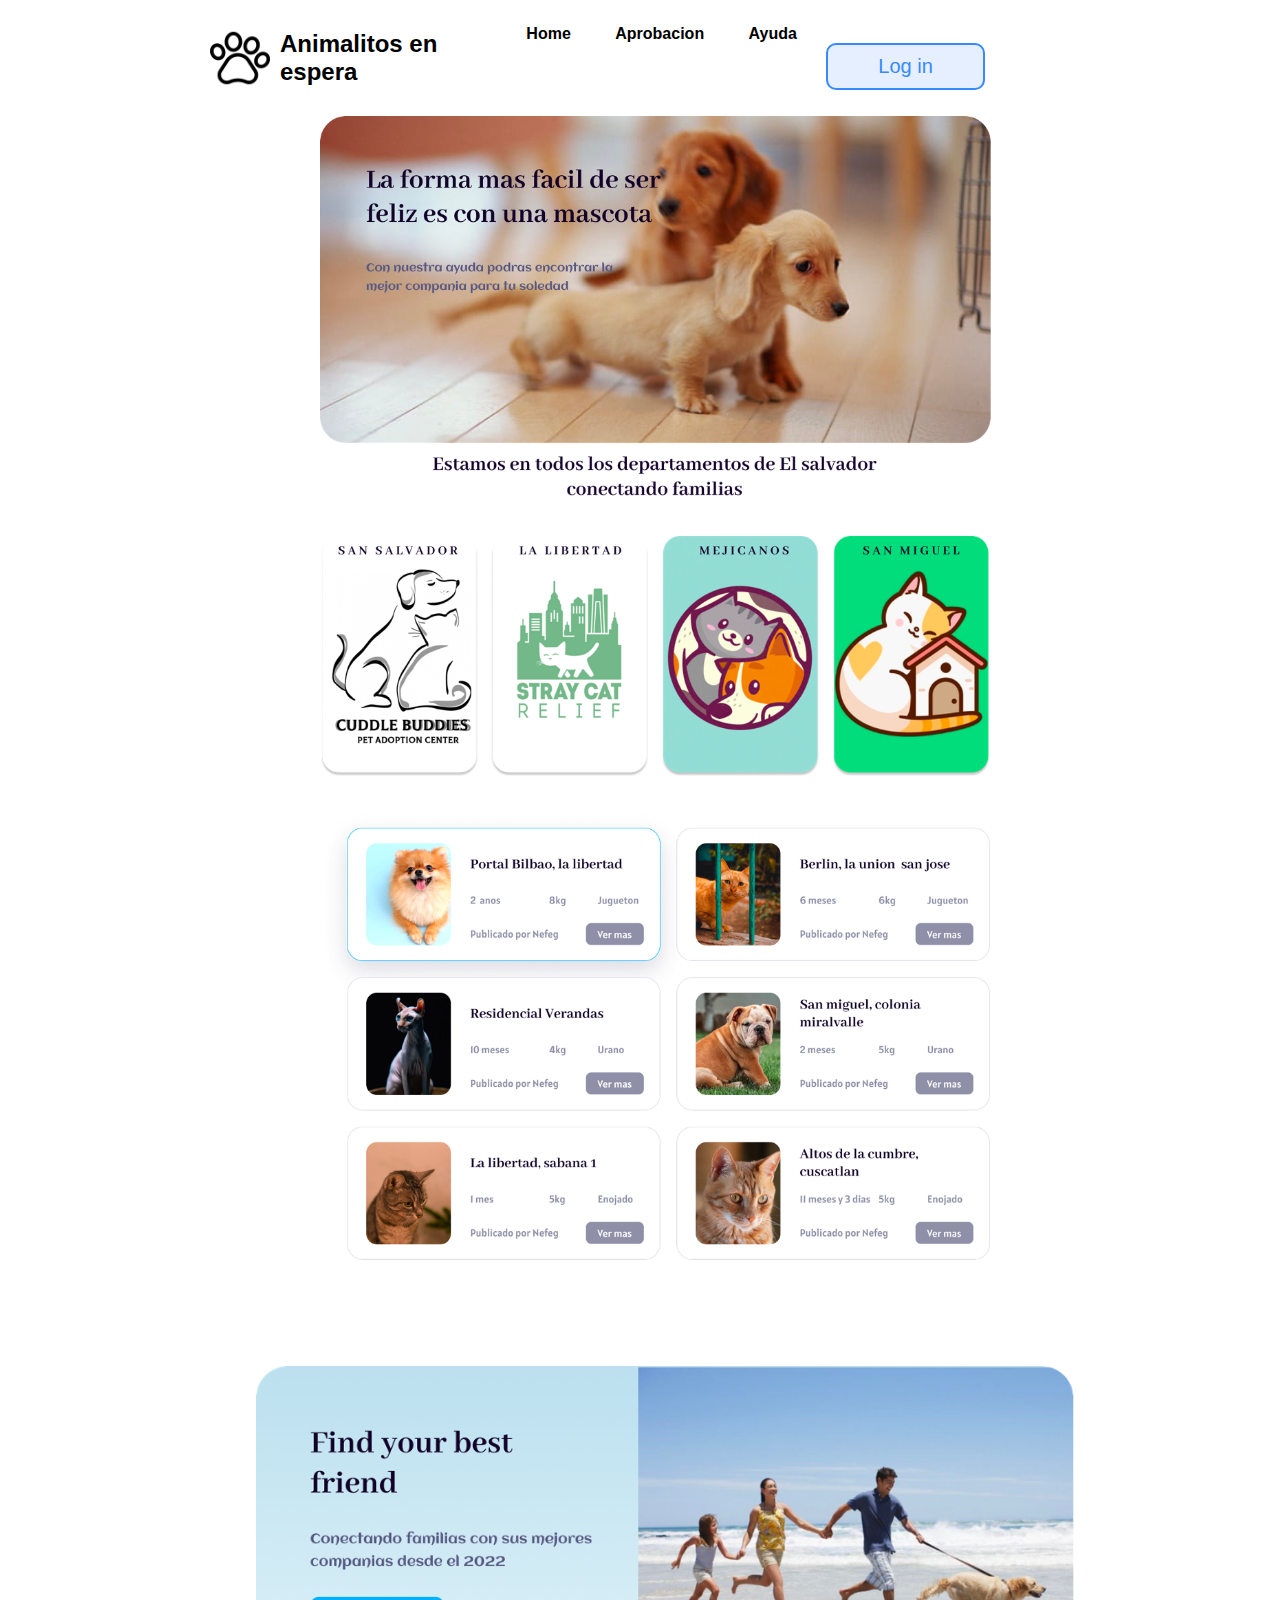
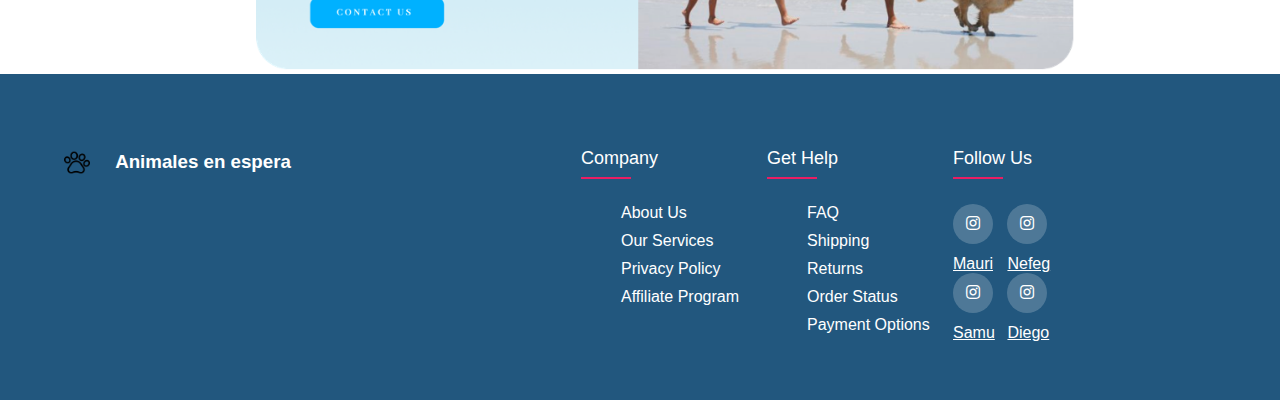
<file: admin.html>
<!DOCTYPE html>
<html lang="en">
<head>
    <meta charset="UTF-8">
    <meta http-equiv="X-UA-Compatible" content="IE=edge">
    <meta name="viewport" content="width=device-width, initial-scale=1.0">
    <link rel="stylesheet" type="text/css" href="https://cdnjs.cloudflare.com/ajax/libs/font-awesome/5.15.1/css/all.min.css">
    <link rel="stylesheet" href="Css/adminstyle.css">
    <title>Admin</title>
</head>
<body>
    <div class="header1">
        <header>
            <div class="logo">
                <img src="Images/logo.png" alt="logo_de_animales">
                <h2 class="nombre-empresa">Animalitos en espera</h2>
            </div>
            <nav>
                <a href="index.html" class="nav-lin">Home</a>
                <a href="aprobacion.html" class="nav-lin">Aprobacion</a>
                <a href="https://chat.whatsapp.com/C6hSQH4LSqPITYXBOEddCY" class="nav-lin">Ayuda</a>
                <a href="sigin.html" >

                    <button href="admin.html" class="btnsignin">Log in</button>      
                </a>   
               </nav>
        </header>
    </div>

    <div class="Enmedio">
        <div class="containerimg">
            <img src="Images/fondapp.png" alt="">
        </div>
    </div>
    <div class="Enmedio2">
        <div class="cardsdiv">            
                <a href="centroadop.html">
                 <img src="Images/animals.png" />
                </a>
        </div>
    </div>
    <div class="Enmedio3">
        <div class="cardsdiv">            
                <a href="dogcard.html">
                 <img src="Images/cards.png" />
                </a>
        </div>
    </div>
    <div class="Enmedio3">
        <div class="cardsdiv1">            
               
                 <img src="Images/running.png" />
        </div>
    </div>

    <footer class="footer">
        <div class="footertopic">
            <img src="Images/logo.png" alt="logito">
            <h3>Animales en espera</h3>
        </div>
        <div class="container2">

            <div class="row6">
                <div class="footer-col">
                    <h4>company</h4>
                    <ul>
                        <li><a href="#">about us</a></li>
                        <li><a href="#">our services</a></li>
                        <li><a href="#">privacy policy</a></li>
                        <li><a href="#">affiliate program</a></li>
                    </ul>
                </div>
                <div class="footer-col">
                    <h4>get help</h4>
                    <ul>
                        <li><a href="#">FAQ</a></li>
                        <li><a href="#">shipping</a></li>
                        <li><a href="#">returns</a></li>
                        <li><a href="#">order status</a></li>
                        <li><a href="#">payment options</a></li>
                    </ul>
                </div>
                <div class="footer-col">
                    <h4>follow us</h4>
                    <div class="social-links">
                        <a href="https://www.instagram.com/maurosales511/" target="_blank"><i class="fab fa-instagram"></i>Mauri</a>
                        <a href="https://instagram.com/kevgatsby?igshid=YmMyMTA2M2Y=" target="_blank"><i class="fab fa-instagram"></i>Nefeg</a>
                        <br>
                        <a href="https://www.instagram.com/samuelrg098/" target="_blank"><i class="fab fa-instagram"></i>Samu</a>
                        <a href="https://instagram.com/diego_fsamour?igshid=YmMyMTA2M2Y=" target="_blank"><i class="fab fa-instagram"></i>Diego</a>
                    </div>
                </div>
            </div>
        </div>
   </footer>
</body>
</html>
</file>
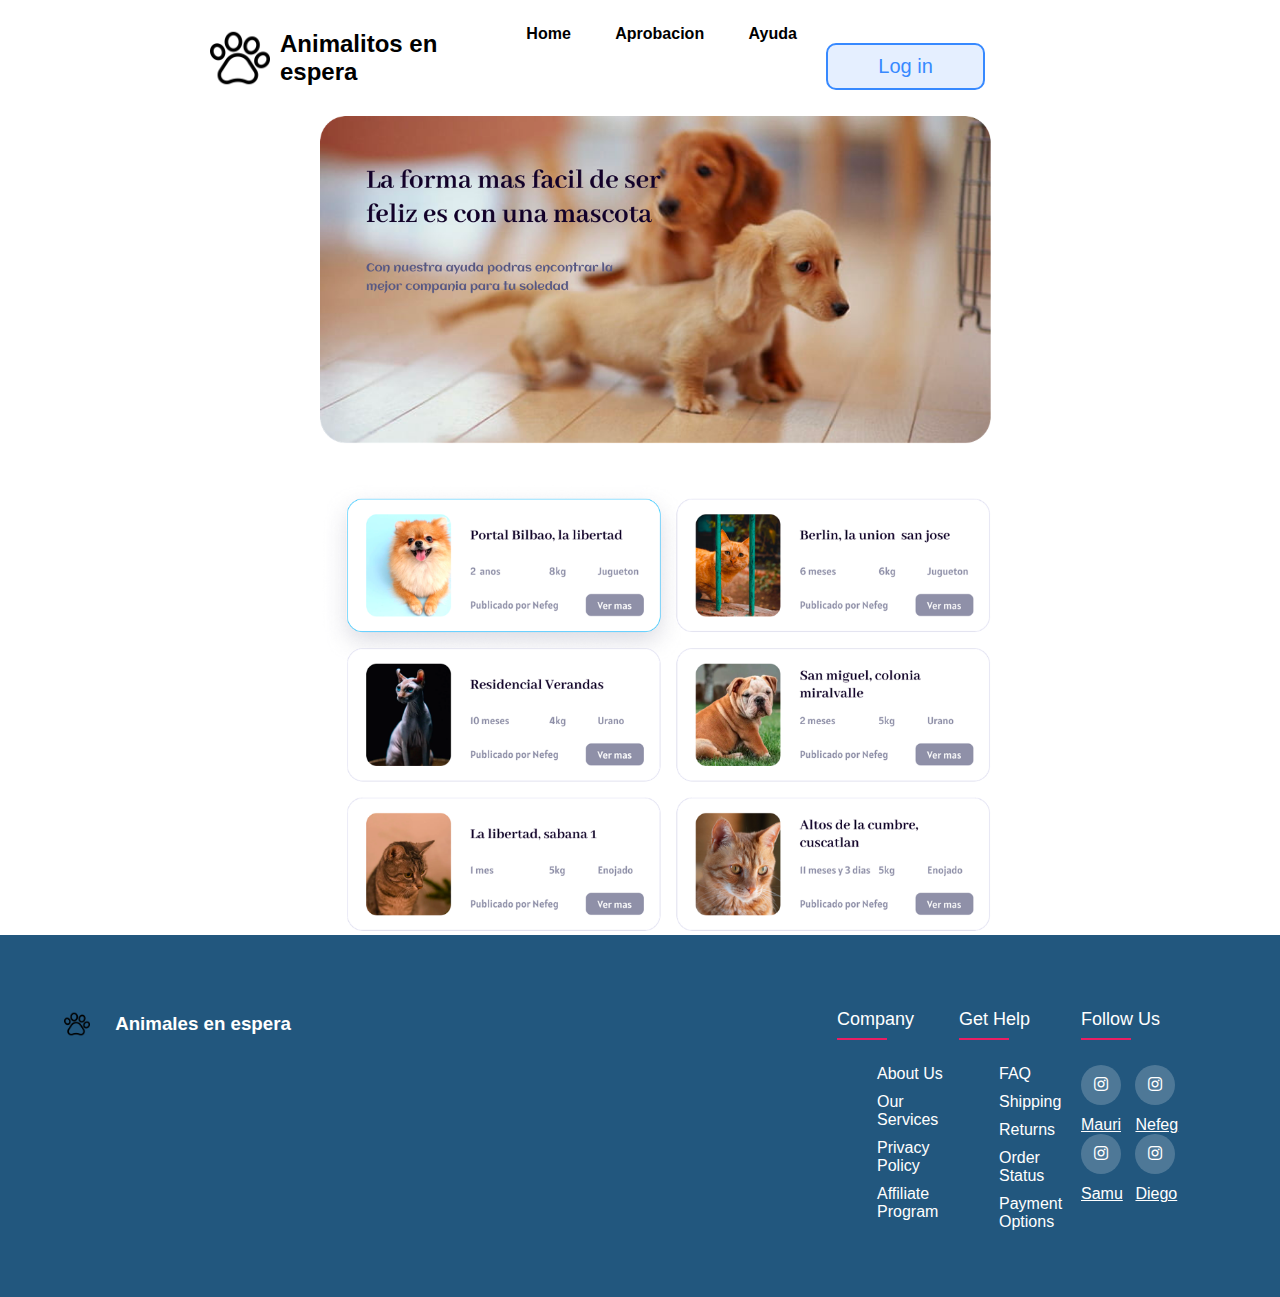
<file: adoption.html>
<!DOCTYPE html>
<html lang="en">
<head>
    <meta charset="UTF-8">
    <meta http-equiv="X-UA-Compatible" content="IE=edge">
    <meta name="viewport" content="width=device-width, initial-scale=1.0">
    <link rel="stylesheet" type="text/css" href="https://cdnjs.cloudflare.com/ajax/libs/font-awesome/5.15.1/css/all.min.css">
    <link rel="stylesheet" href="Css/centroadop.css">
    <title>Centro de adopcion</title>
</head>
<body>
    <div class="header1">
        <header>
            <div class="logo">
                <img src="Images/logo.png" alt="logo_de_animales">
                <h2 class="nombre-empresa">Animalitos en espera</h2>
            </div>
            <nav>
                <a href="index.html" class="nav-lin">Home</a>
                <a href="aprobacion.html" class="nav-lin">Aprobacion</a>
                <a href="https://chat.whatsapp.com/C6hSQH4LSqPITYXBOEddCY" class="nav-lin">Ayuda</a>
                <a href="sigin.html" target="_blank">

                    <button href="admin.html" class="btnsignin">Log in</button>      
                </a>   
               </nav>
        </header>
    </div>

    <div class="Enmedio">
        <div class="containerimg">
            <img src="Images/fondapp.png" alt="">
        </div>
    </div>
    <div class="Enmedio2">
        <div class="containerimg">
            <a href="dogcard.html">
                <img src="Images/cards.png" alt="">
            </a>
        </div>
    </div>
    
    
    <footer class="footer">
        <div class="footertopic">
            <img src="Images/logo.png" alt="logito">
            <h3>Animales en espera</h3>
        </div>
        <div class="container2">

            <div class="row6">
                <div class="footer-col">
                    <h4>company</h4>
                    <ul>
                        <li><a href="#">about us</a></li>
                        <li><a href="#">our services</a></li>
                        <li><a href="#">privacy policy</a></li>
                        <li><a href="#">affiliate program</a></li>
                    </ul>
                </div>
                <div class="footer-col">
                    <h4>get help</h4>
                    <ul>
                        <li><a href="#">FAQ</a></li>
                        <li><a href="#">shipping</a></li>
                        <li><a href="#">returns</a></li>
                        <li><a href="#">order status</a></li>
                        <li><a href="#">payment options</a></li>
                    </ul>
                </div>
                <div class="footer-col">
                    <h4>follow us</h4>
                    <div class="social-links">
                        <div class="social-links">
                            <a href="https://www.instagram.com/maurosales511/" target="_blank"><i class="fab fa-instagram"></i>Mauri</a>
                            <a href="https://instagram.com/kevgatsby?igshid=YmMyMTA2M2Y=" target="_blank"><i class="fab fa-instagram"></i>Nefeg</a>
                            <br>
                            <a href="https://www.instagram.com/samuelrg098/" target="_blank"><i class="fab fa-instagram"></i>Samu</a>
                            <a href="https://instagram.com/diego_fsamour?igshid=YmMyMTA2M2Y=" target="_blank"><i class="fab fa-instagram"></i>Diego</a>
                        </div>
                    </div>
                </div>
            </div>
        </div>
   </footer>
</body>
</html>
</file>
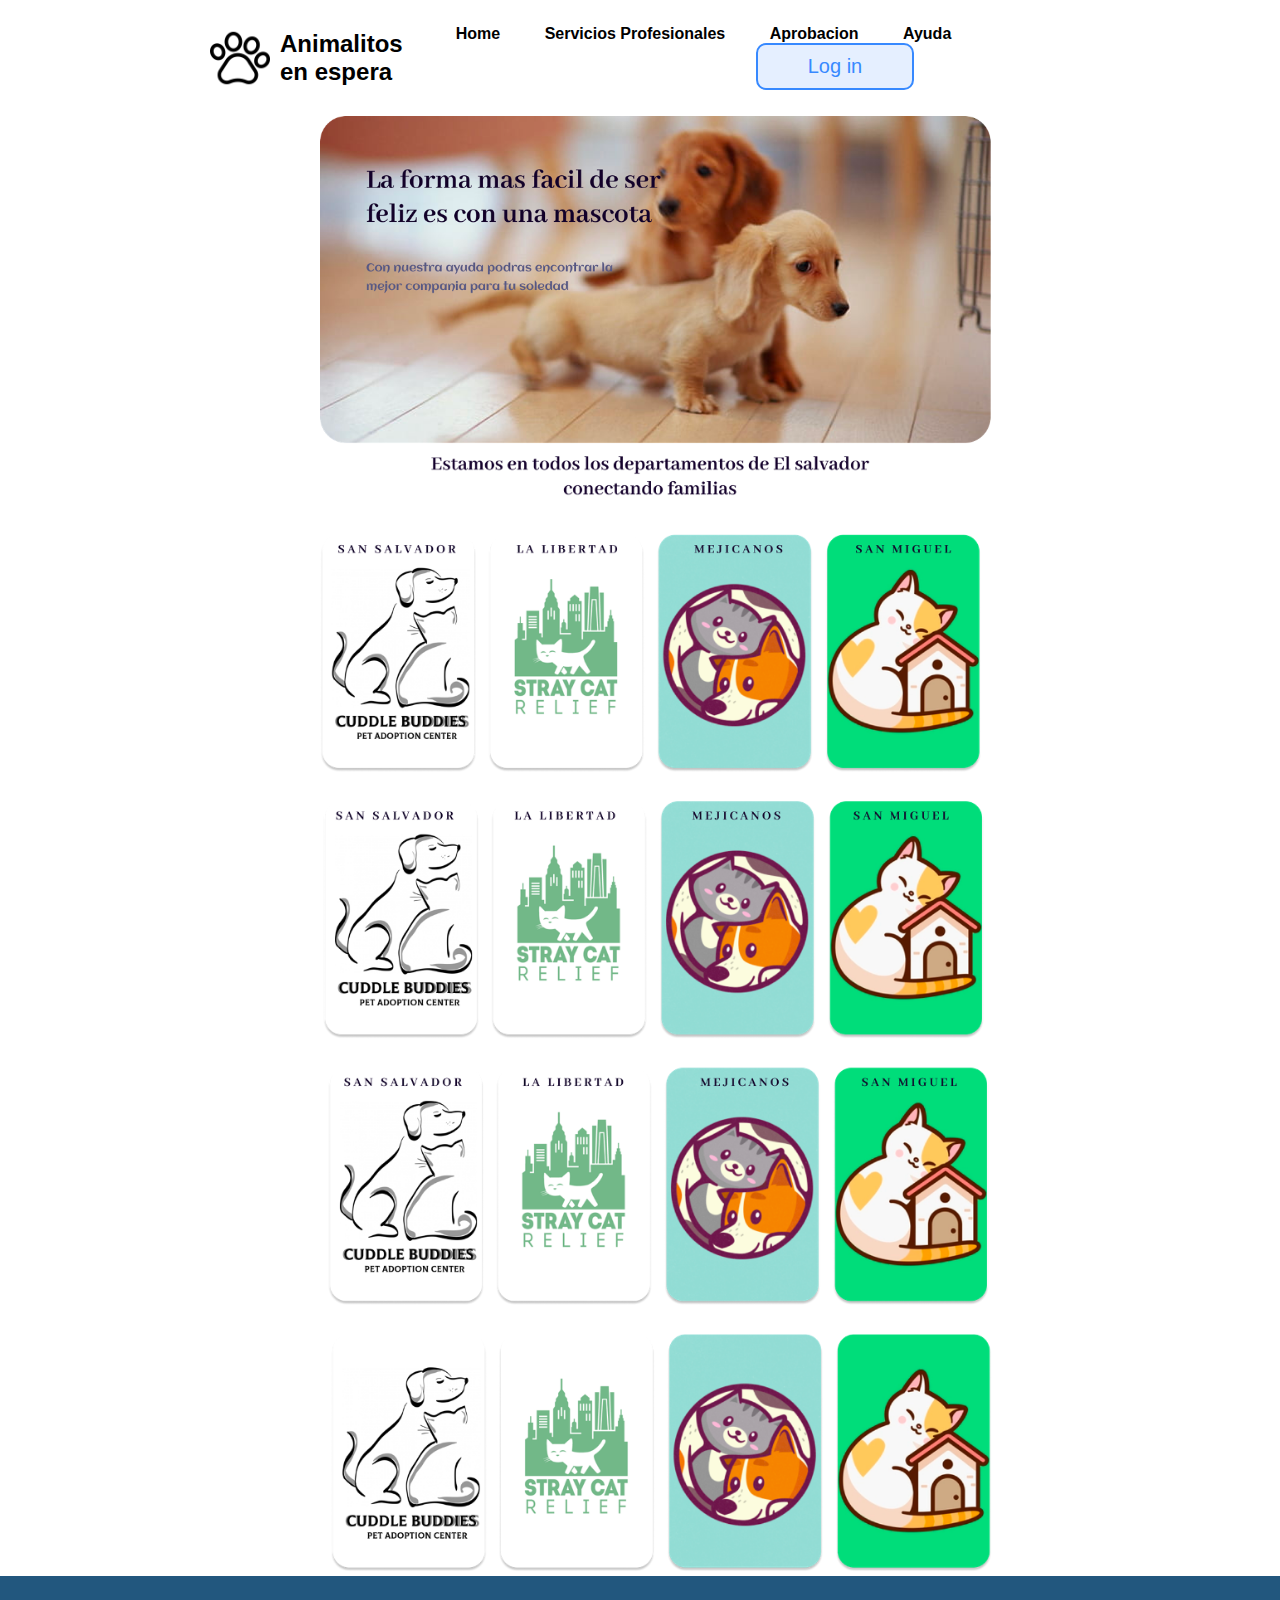
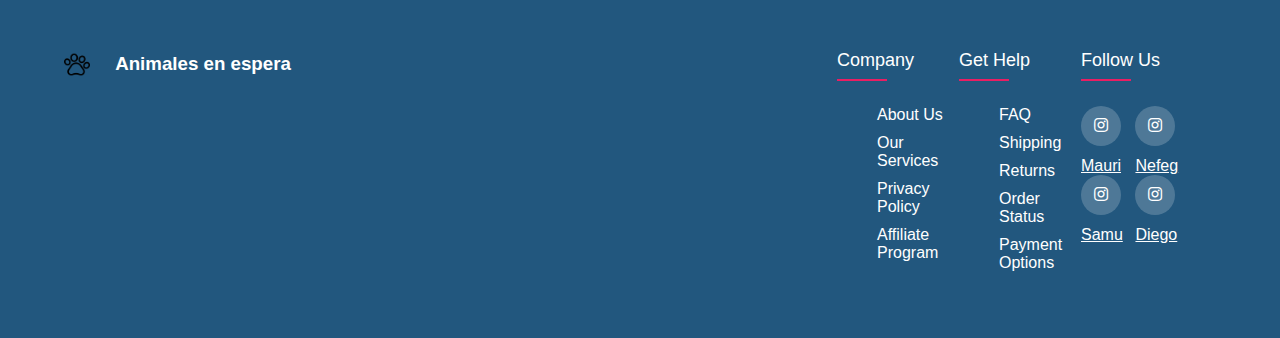
<file: centroadop.html>
<!DOCTYPE html>
<html lang="en">
<head>
    <meta charset="UTF-8">
    <meta http-equiv="X-UA-Compatible" content="IE=edge">
    <meta name="viewport" content="width=device-width, initial-scale=1.0">
    <link rel="stylesheet" type="text/css" href="https://cdnjs.cloudflare.com/ajax/libs/font-awesome/5.15.1/css/all.min.css">
    <link rel="stylesheet" href="Css/centroadop.css">
    <title>Centro de adopcion Inside</title>
</head>
<body>
    <div class="header1">
        <header>
            <div class="logo">
                <img src="Images/logo.png" alt="logo_de_animales">
                <h2 class="nombre-empresa">Animalitos en espera</h2>
            </div>
            <nav>
                <a href="index.html" class="nav-lin">Home</a>
                <a href="" class="nav-lin">Servicios Profesionales</a>
                <a href="centroadop.html" class="nav-lin">Aprobacion</a>
                <a href="" class="nav-lin">Ayuda</a>
                <a href="sigin.html" target="_blank">

                    <button href="admin.html" class="btnsignin">Log in</button>      
                </a>   
               </nav>
        </header>
    </div>

    <div class="Enmedio">
        <div class="containerimg">
            <img src="Images/fondapp.png" alt="">
        </div>
    </div>
    <div class="Enmedio2">
        <div class="containerimg">
            <a href="adoption.html">
                <img src="Images/cartasoerros.png" alt="">
            </a>
        </div>
    </div>
    
    
    <footer class="footer">
        <div class="footertopic">
            <img src="Images/logo.png" alt="logito">
            <h3>Animales en espera</h3>
        </div>
        <div class="container2">

            <div class="row6">
                <div class="footer-col">
                    <h4>company</h4>
                    <ul>
                        <li><a href="#">about us</a></li>
                        <li><a href="#">our services</a></li>
                        <li><a href="#">privacy policy</a></li>
                        <li><a href="#">affiliate program</a></li>
                    </ul>
                </div>
                <div class="footer-col">
                    <h4>get help</h4>
                    <ul>
                        <li><a href="#">FAQ</a></li>
                        <li><a href="#">shipping</a></li>
                        <li><a href="#">returns</a></li>
                        <li><a href="#">order status</a></li>
                        <li><a href="#">payment options</a></li>
                    </ul>
                </div>
                <div class="footer-col">
                    <h4>follow us</h4>
                    <div class="social-links">
                        <div class="social-links">
                            <a href="https://www.instagram.com/maurosales511/" target="_blank"><i class="fab fa-instagram"></i>Mauri</a>
                            <a href="https://instagram.com/kevgatsby?igshid=YmMyMTA2M2Y=" target="_blank"><i class="fab fa-instagram"></i>Nefeg</a>
                            <br>
                            <a href="https://www.instagram.com/samuelrg098/" target="_blank"><i class="fab fa-instagram"></i>Samu</a>
                            <a href="https://instagram.com/diego_fsamour?igshid=YmMyMTA2M2Y=" target="_blank"><i class="fab fa-instagram"></i>Diego</a>
                        </div>
                    </div>
                </div>
            </div>
        </div>
   </footer>
</body>
</html>
</file>
<file: Css/adminstyle.css>
body {
    margin:0;
	padding:0;
	box-sizing: border-box;
    font-family: sans-serif;
    overflow-x: hidden;
}   

nav a {
    text-decoration: none;
    color: #000;
}

header {
    display: flex;
    justify-content: space-between;
    min-height: 70px;
    align-items: center;
    padding: 10px;
}

.puntitos{
    opacity: 0.5;
}

.logo {
    display: flex;
    align-items: center;
}

.logo img {
    height: 60px;
    margin-right: 10px;
    padding-left: 200px;
}


nav a {
    font-weight: 600;
    padding-right: 10px;
    padding-left: 30px;
}

nav a:hover {
    color: #00B4D8;
}

@media (max-width: 700px) {
    header {
        height: auto;
        padding: 0;
    }

    nav {
        display: block;
        padding: 10px 0px;
        text-align: center;
    }
}

.btnsignin {
    background: #E5EFFF;
    -webkit-border-radius: 10;
    -moz-border-radius: 10;
    border-radius: 10px;
    margin-left: 300px;
    font-family: Arial;
    color: #3789FF;
    font-size: 20px;
    padding: 10px 50px 10px 50px;
    border: solid #3789FF 2px;
    text-decoration: none;
}




.containerimg{
    padding-left: 25%;
}
.containerimg img{
    width: 70%;
}


.cardsdiv{
    padding-left: 15%;
}


.cardsdiv{
    padding-left: 25%;
}

.cardsdiv img{
    width: 70%;

}

.cardsdiv1{
     padding-left: 20%;
     padding-top: 8%;
}

.cardsdiv1 img{
    width: 80%;
}

.container2{
    padding-left: 45%;
	max-width: 1170px;
	margin: auto;
}
.row6{
	display: flex;
	flex-wrap: wrap;
}
ul{
	list-style: none;
}
.footer{
	background-color: #22577E;
    padding: 50px 0;
}
.footer-col{
   width: 25%;
   padding: 0 5px;
}
.footer-col h4{
	font-size: 18px;
	color: #ffffff;
	text-transform: capitalize;
	margin-bottom: 35px;
	font-weight: 500;
	position: relative;
}
.footer-col h4::before{
	content: '';
	position: absolute;
	left:0;
	bottom: -10px;
	background-color: #e91e63;
	height: 2px;
	box-sizing: border-box;
	width: 50px;
}
.footer-col ul li:not(:last-child){
	margin-bottom: 10px;
}
.footer-col ul li a{
	font-size: 16px;
	text-transform: capitalize;
	color: #ffffff;
	text-decoration: none;
	font-weight: 300;
	color: white;
	display: block;
	transition: all 0.3s ease;
}


.footer-col ul li a:hover{
	color: #ffffff;
	padding-left: 8px;
}
.footer-col .social-links a{
	display: inline-block;
	height: 40px;
	width: 40px;
	background-color: rgba(255,255,255,0.2);
	margin:0 10px 10px 0;
	text-align: center;
	line-height: 40px;
	border-radius: 50%;
	color: #ffffff;
	transition: all 0.5s ease;
}
.footer-col .social-links a:hover{
	color: #24262b;
	background-color: #ffffff;
}

/*responsive*/
@media(max-width: 767px){
  .footer-col{
    width: 50%;
    margin-bottom: 30px;
}
}
@media(max-width: 574px){
  .footer-col{
    width: 100%;
}
}

.animales {
    display: flex ;
    position: relative;
}

.animales h1{
    position: absolute;
    top: -10px;
    left: -10px;
    font-size: 2.5em;
    padding-left: 38%;
    text-align: center;
}

.animales p{
    position: absolute;
    top: -10px;
    left: -10px;
    padding-top: 5%;
    padding-left: 35%;
    font-size: 1.5em;
    text-align: center;
    font-weight: lighter;
}

.animales img{
    padding-left: 32%;
    padding-top: 15%;
}
 

.footertopic{
    padding-top: 5;
    position: relative;
    display: flex;
    align-items: center;
}

.footertopic h3{
    padding-top: 6%;
    position: absolute;
    color: #ffffff;
    padding-left: 9%;
}

.footertopic img{
    padding-left: 5%;
    padding-top: 6%;
    position: absolute;
    width: 2%;
}
</file>
<file: Css/centroadop.css>
body {
    margin:0;
	padding:0;
	box-sizing: border-box;
    font-family: sans-serif;
    overflow-x: hidden;
}   

nav a {
    text-decoration: none;
    color: #000;
}

header {
    display: flex;
    justify-content: space-between;
    min-height: 70px;
    align-items: center;
    padding: 10px;
}

.puntitos{
    opacity: 0.5;
}

.logo {
    display: flex;
    align-items: center;
}

.logo img {
    height: 60px;
    margin-right: 10px;
    padding-left: 200px;
}


nav a {
    font-weight: 600;
    padding-right: 10px;
    padding-left: 30px;
}

nav a:hover {
    color: #00B4D8;
}

@media (max-width: 700px) {
    header {
        height: auto;
        padding: 0;
    }

    nav {
        display: block;
        padding: 10px 0px;
        text-align: center;
    }
}

.btnsignin {
    background: #E5EFFF;
    -webkit-border-radius: 10;
    -moz-border-radius: 10;
    border-radius: 10px;
    margin-left: 300px;
    font-family: Arial;
    color: #3789FF;
    font-size: 20px;
    padding: 10px 50px 10px 50px;
    border: solid #3789FF 2px;
    text-decoration: none;
}




.containerimg{
    padding-left: 25%;
}
.containerimg img{
    width: 70%;
}


.cardsdiv{
    padding-left: 15%;
}

.cardsdiv img{
    width: 85%;

}

.cardsdiv1{
     padding-left: 20%;
     padding-top: 8%;
}

.cardsdiv1 img{
    width: 80%;
}

.container2{
    padding-left: 65%;
	max-width: 1170px;
	margin: auto;
}
.row6{
	display: flex;
	flex-wrap: wrap;
}
ul{
	list-style: none;
}
.footer{
	background-color: #22577E;
    padding: 50px 0;
}
.footer-col{
   width: 25%;
   padding: 0 5px;
}
.footer-col h4{
	font-size: 18px;
	color: #ffffff;
	text-transform: capitalize;
	margin-bottom: 35px;
	font-weight: 500;
	position: relative;
}
.footer-col h4::before{
	content: '';
	position: absolute;
	left:0;
	bottom: -10px;
	background-color: #e91e63;
	height: 2px;
	box-sizing: border-box;
	width: 50px;
}
.footer-col ul li:not(:last-child){
	margin-bottom: 10px;
}
.footer-col ul li a{
	font-size: 16px;
	text-transform: capitalize;
	color: #ffffff;
	text-decoration: none;
	font-weight: 300;
	color: white;
	display: block;
	transition: all 0.3s ease;
}


.footer-col ul li a:hover{
	color: #ffffff;
	padding-left: 8px;
}
.footer-col .social-links a{
	display: inline-block;
	height: 40px;
	width: 40px;
	background-color: rgba(255,255,255,0.2);
	margin:0 10px 10px 0;
	text-align: center;
	line-height: 40px;
	border-radius: 50%;
	color: #ffffff;
	transition: all 0.5s ease;
}
.footer-col .social-links a:hover{
	color: #24262b;
	background-color: #ffffff;
}

/*responsive*/
@media(max-width: 767px){
  .footer-col{
    width: 50%;
    margin-bottom: 30px;
}
}
@media(max-width: 574px){
  .footer-col{
    width: 100%;
}
}

.animales {
    display: flex ;
    position: relative;
}

.animales h1{
    position: absolute;
    top: -10px;
    left: -10px;
    font-size: 2.5em;
    padding-left: 38%;
    text-align: center;
}

.animales p{
    position: absolute;
    top: -10px;
    left: -10px;
    padding-top: 5%;
    padding-left: 35%;
    font-size: 1.5em;
    text-align: center;
    font-weight: lighter;
}

.animales img{
    padding-left: 32%;
    padding-top: 15%;
}
 

.footertopic{
    padding-top: 5;
    position: relative;
    display: flex;
    align-items: center;
}

.footertopic h3{
    padding-top: 6%;
    position: absolute;
    color: #ffffff;
    padding-left: 9%;
}

.footertopic img{
    padding-left: 5%;
    padding-top: 6%;
    position: absolute;
    width: 2%;
}
</file>
